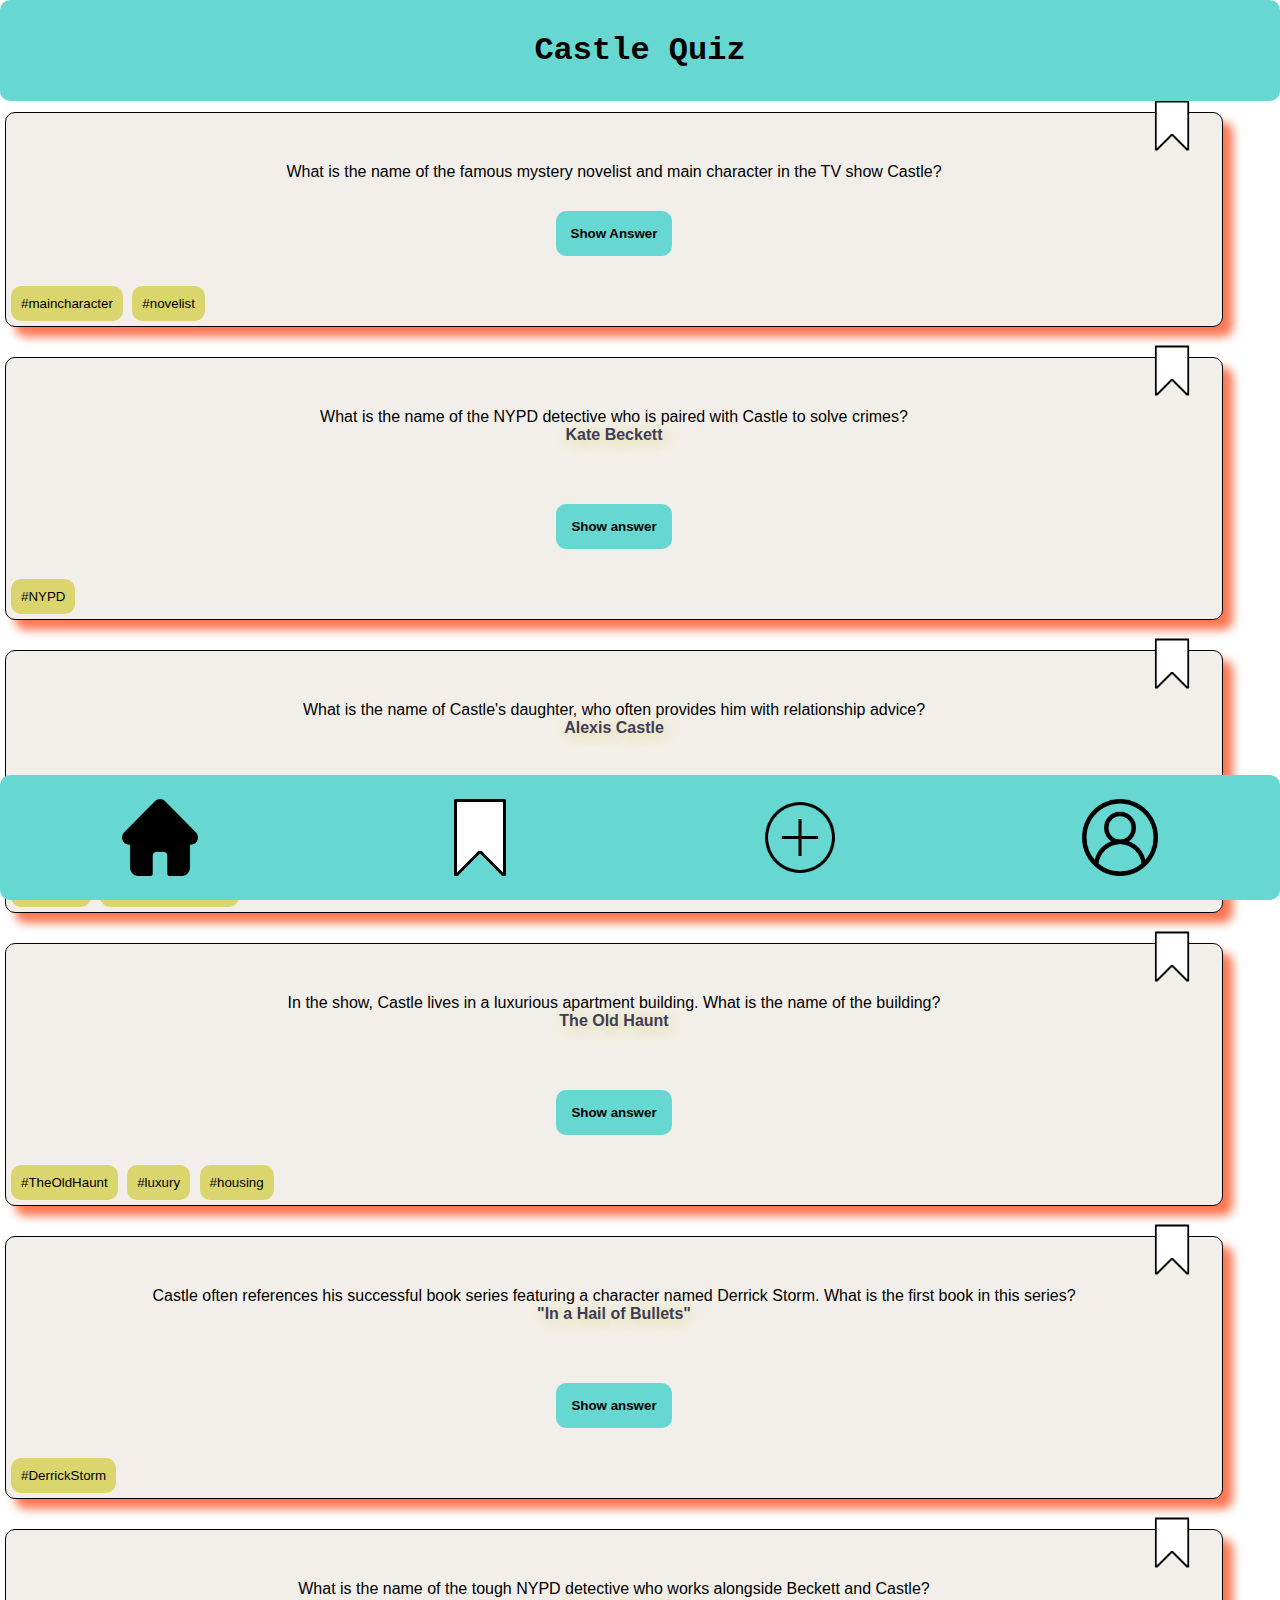
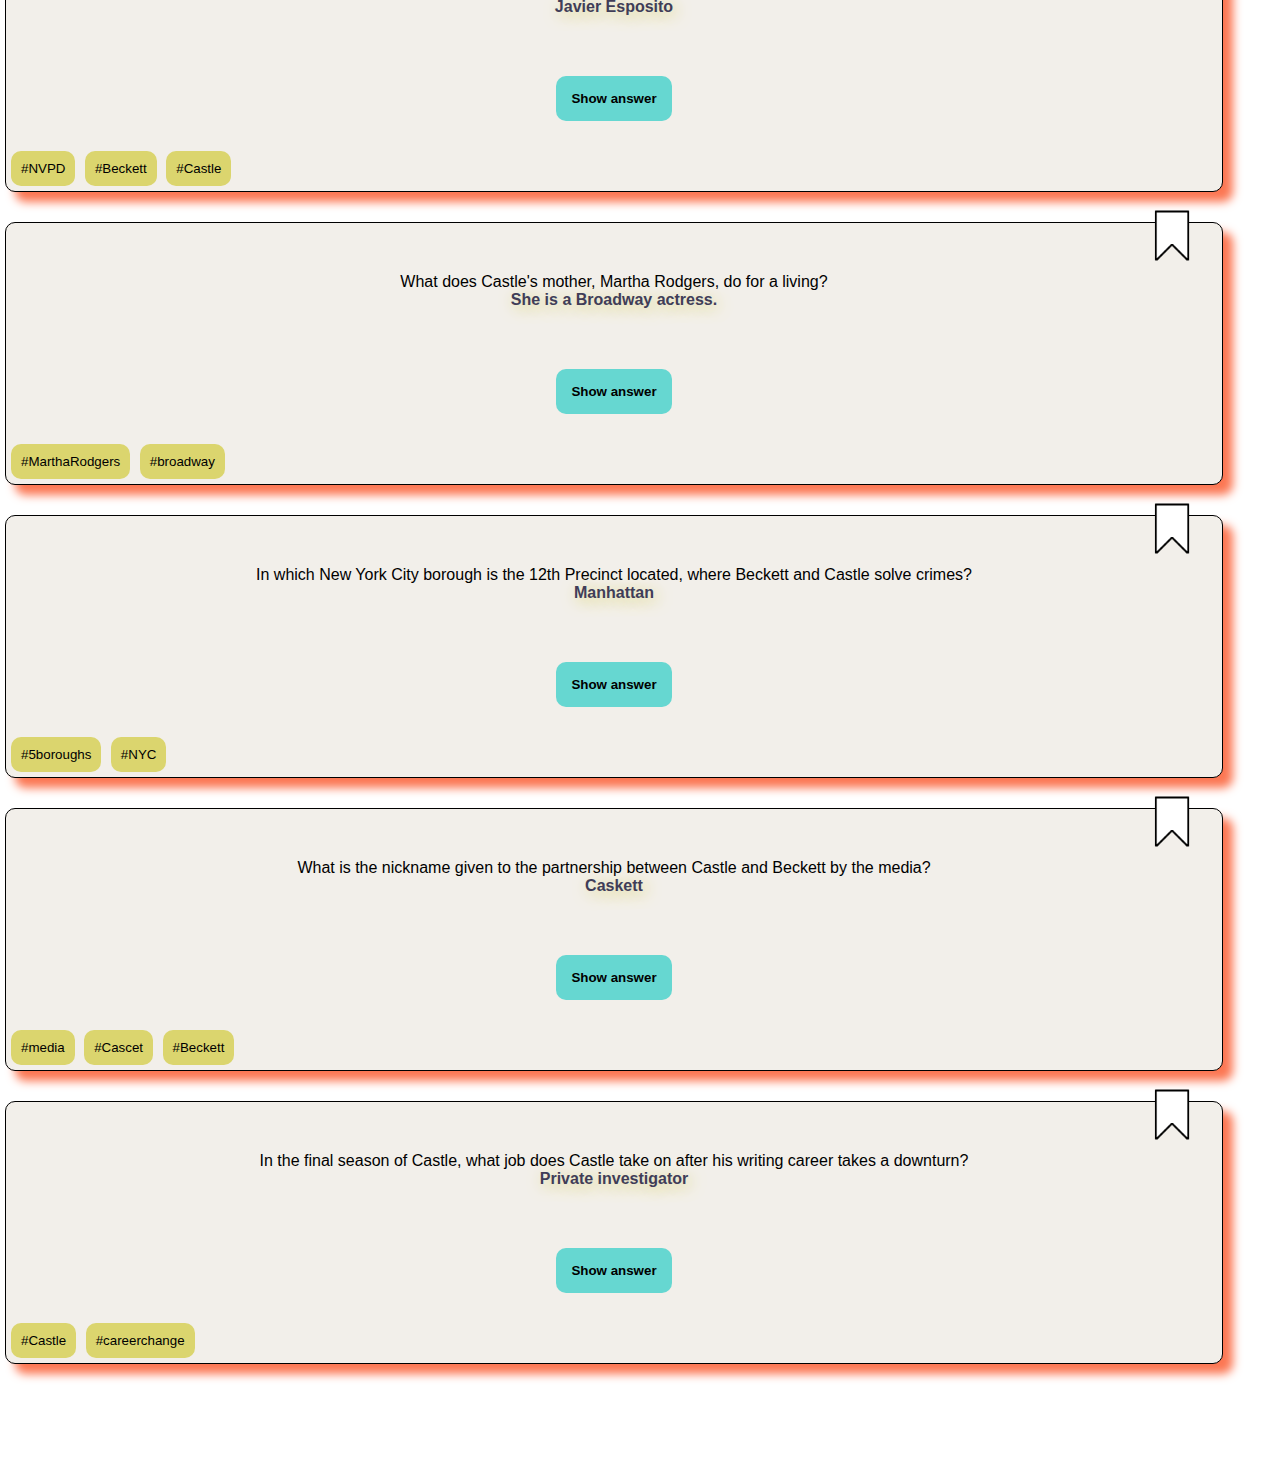
<file: index.html>
<!DOCTYPE html>
<html lang="en">
  <head>
    <meta charset="UTF-8" />
    <meta http-equiv="X-UA-Compatible" content="IE=edge" />
    <meta name="viewport" content="width=device-width, initial-scale=1.0" />
    <link rel="stylesheet" href="style.css" />
    <script src="./js/index.js" defer></script>
    <title>Castle Quiz</title>
  </head>
  <body>
    <header>
      <h1>Castle Quiz</h1>
    </header>

    <main>
      <section class="card-section">
        <div class="card-container" id="question1">
          <img
            class="bookmark"
            src="./resources/bookmark.png"
            alt="bookmark icon"
            data-js="bookmark-image"
          />

          <p class="question">
            What is the name of the famous mystery novelist and main character
            in the TV show Castle?
          </p>
          <button class="answer-button" data-js="answer-button">
            Show Answer
          </button>
          <p class="answer" data-js="answer">Richard Castle</p>
          <div class="tag">
            <button class="tag-button">#maincharacter</button>
            <button class="tag-button">#novelist</button>
          </div>
        </div>

        <div class="card-container" id="question2">
          <img
            class="bookmark"
            src="./resources/bookmark.png"
            alt="bookmark icon"
          />

          <p class="question">
            What is the name of the NYPD detective who is paired with Castle to
            solve crimes?
          </p>
          <p class="answer">Kate Beckett</p>
          <button class="answer-button">Show answer</button>
          <div class="tag">
            <button class="tag-button">#NYPD</button>
          </div>
        </div>

        <div class="card-container" id="question3">
          <img
            class="bookmark"
            src="./resources/bookmark.png"
            alt="bookmark icon"
          />

          <p class="question">
            What is the name of Castle's daughter, who often provides him with
            relationship advice?
          </p>
          <p class="answer">Alexis Castle</p>
          <button class="answer-button">Show answer</button>
          <div class="tag">
            <button class="tag-button">#daugther</button>
            <button class="tag-button">#relationship-advice</button>
          </div>
        </div>

        <div class="card-container" id="question4">
          <img
            class="bookmark"
            src="./resources/bookmark.png"
            alt="bookmark icon"
          />

          <p class="question">
            In the show, Castle lives in a luxurious apartment building. What is
            the name of the building?
          </p>
          <p class="answer">The Old Haunt</p>
          <button class="answer-button">Show answer</button>
          <div class="tag">
            <button class="tag-button">#TheOldHaunt</button>
            <button class="tag-button">#luxury</button>
            <button class="tag-button">#housing</button>
          </div>
        </div>

        <div class="card-container" id="question5">
          <img
            class="bookmark"
            src="./resources/bookmark.png"
            alt="bookmark icon"
          />

          <p class="question">
            Castle often references his successful book series featuring a
            character named Derrick Storm. What is the first book in this
            series?
          </p>
          <p class="answer">"In a Hail of Bullets"</p>
          <button class="answer-button">Show answer</button>
          <div class="tag">
            <button class="tag-button">#DerrickStorm</button>
          </div>
        </div>

        <div class="card-container" id="question6">
          <img
            class="bookmark"
            src="./resources/bookmark.png"
            alt="bookmark icon"
          />

          <p class="question">
            What is the name of the tough NYPD detective who works alongside
            Beckett and Castle?
          </p>
          <p class="answer">Javier Esposito</p>
          <button class="answer-button">Show answer</button>
          <div class="tag">
            <button class="tag-button">#NVPD</button>
            <button class="tag-button">#Beckett</button>
            <button class="tag-button">#Castle</button>
          </div>
        </div>

        <div class="card-container" id="question7">
          <img
            class="bookmark"
            src="./resources/bookmark.png"
            alt="bookmark icon"
          />

          <p class="question">
            What does Castle's mother, Martha Rodgers, do for a living?
          </p>
          <p class="answer">She is a Broadway actress.</p>
          <button class="answer-button">Show answer</button>
          <div class="tag">
            <button class="tag-button">#MarthaRodgers</button>
            <button class="tag-button">#broadway</button>
          </div>
        </div>

        <div class="card-container" id="question8">
          <img
            class="bookmark"
            src="./resources/bookmark.png"
            alt="bookmark icon"
          />

          <p class="question">
            In which New York City borough is the 12th Precinct located, where
            Beckett and Castle solve crimes?
          </p>
          <p class="answer">Manhattan</p>
          <button class="answer-button">Show answer</button>
          <div class="tag">
            <button class="tag-button">#5boroughs</button>
            <button class="tag-button">#NYC</button>
          </div>
        </div>

        <div class="card-container" id="question9">
          <img
            class="bookmark"
            src="./resources/bookmark.png"
            alt="bookmark icon"
          />

          <p class="question">
            What is the nickname given to the partnership between Castle and
            Beckett by the media?
          </p>
          <p class="answer">Caskett</p>
          <button class="answer-button">Show answer</button>
          <div class="tag">
            <button class="tag-button">#media</button>
            <button class="tag-button">#Cascet</button>
            <button class="tag-button">#Beckett</button>
          </div>
        </div>

        <div class="card-container" id="question10">
          <img
            class="bookmark"
            src="./resources/bookmark.png"
            alt="bookmark icon"
          />

          <p class="question">
            In the final season of Castle, what job does Castle take on after
            his writing career takes a downturn?
          </p>
          <p class="answer">Private investigator</p>
          <button class="answer-button">Show answer</button>
          <div class="tag">
            <button class="tag-button">#Castle</button>
            <button class="tag-button">#careerchange</button>
          </div>
        </div>
      </section>
    </main>

    <footer>
      <div class="footer">
        <div class="navbar">
          <a href="./index.html"
            ><img src="./resources/home_filled.png" alt="home"
          /></a>
          <a href="./bookmarks.html"
            ><img src="./resources/bookmark.png" alt="bookmarks"
          /></a>
          <a href="./form.html"
            ><img src="./resources/plus.png" alt="plus"
          /></a>
          <a href="./profile.html"
            ><img src="./resources/profile.png" alt="profile"
          /></a>
        </div>
      </div>
    </footer>
  </body>
</html>
</file>
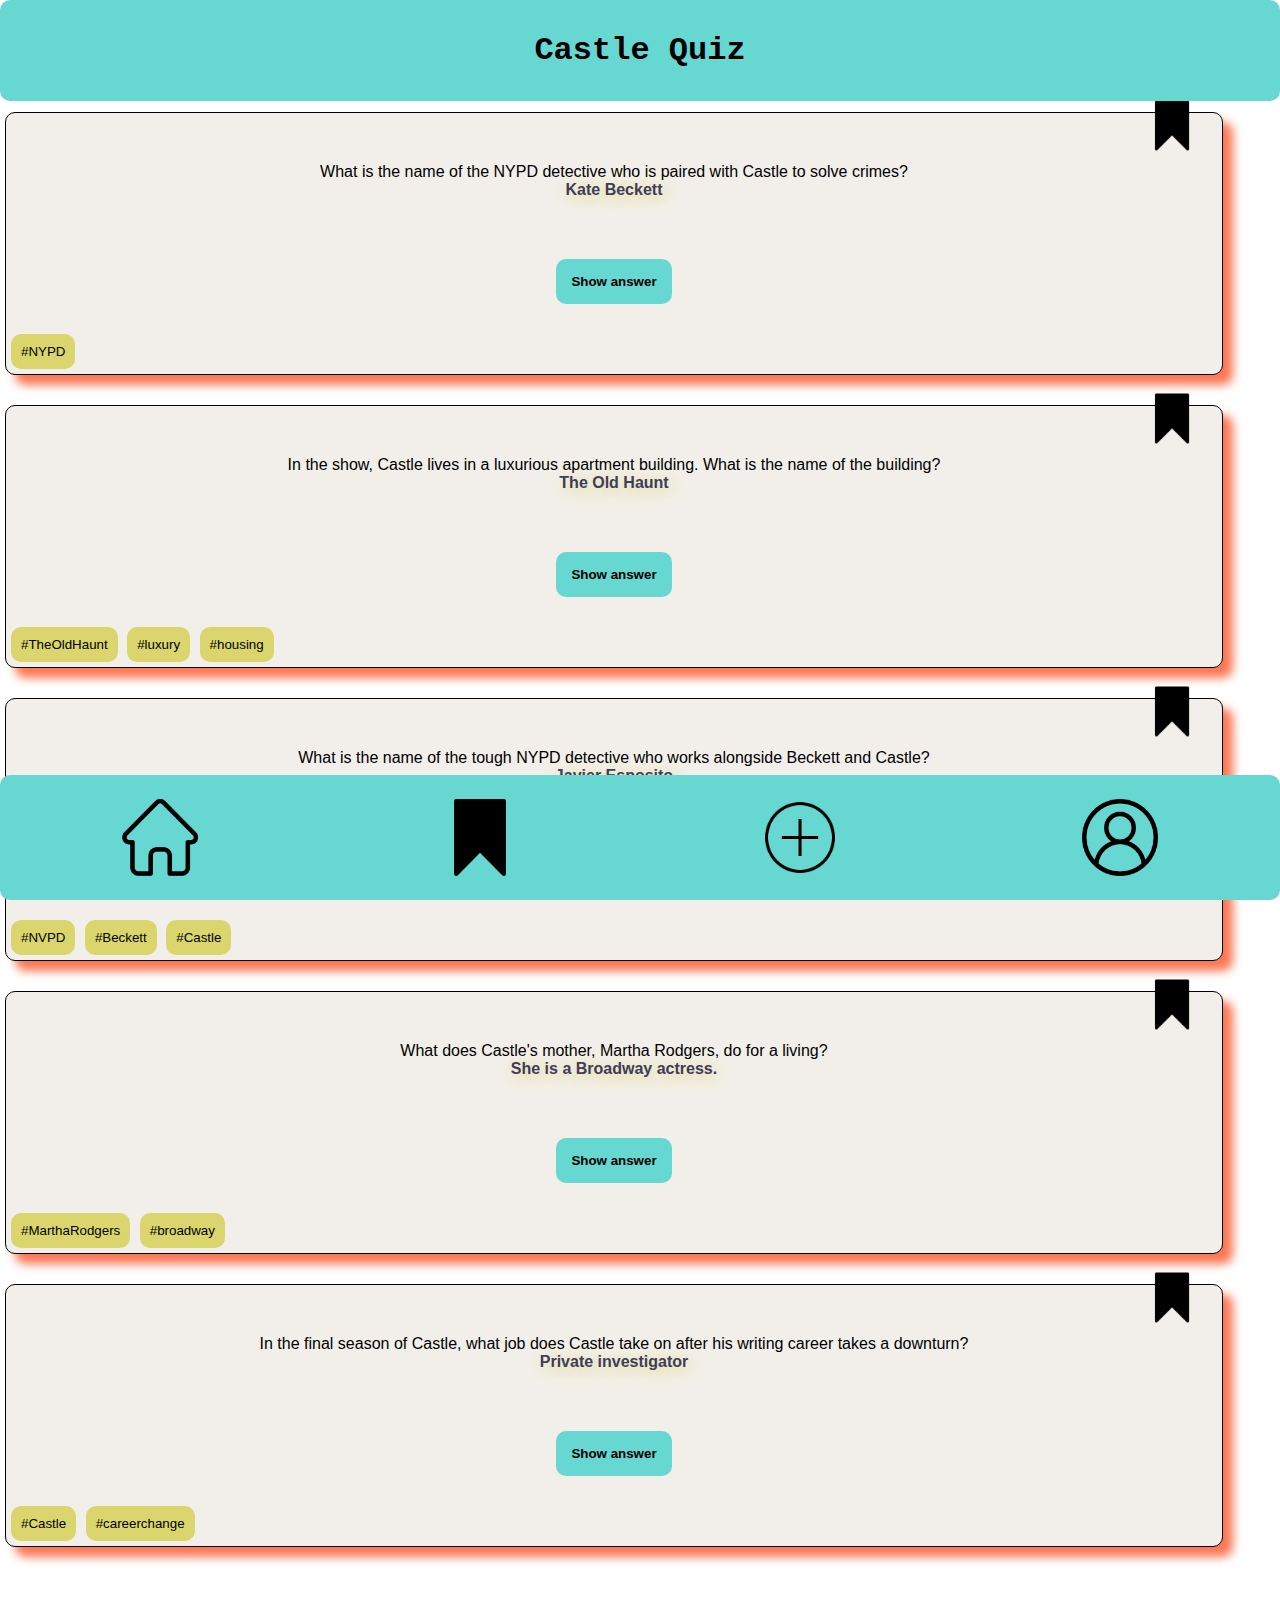
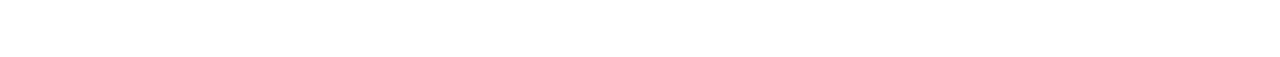
<file: bookmarks.html>
<!DOCTYPE html>
<html lang="en">
  <head>
    <meta charset="UTF-8" />
    <meta http-equiv="X-UA-Compatible" content="IE=edge" />
    <meta name="viewport" content="width=device-width, initial-scale=1.0" />
    <link rel="stylesheet" href="style.css" />
    <title>Castle Quiz</title>
  </head>
  <body>
    <header>
      <h1>Castle Quiz</h1>
    </header>

    <main>
      <section class="card-section">
        <div class="card-container" id="question2">
          <img
            class="bookmark"
            src="./resources/bookmark_filled.png"
            alt="bookmark icon"
          />

          <p class="question">
            What is the name of the NYPD detective who is paired with Castle to
            solve crimes?
          </p>
          <p class="answer">Kate Beckett</p>
          <button class="answer-button">Show answer</button>
          <div class="tag">
            <button class="tag-button">#NYPD</button>
          </div>
        </div>

        <div class="card-container" id="question4">
          <img
            class="bookmark"
            src="./resources/bookmark_filled.png"
            alt="bookmark icon"
          />

          <p class="question">
            In the show, Castle lives in a luxurious apartment building. What is
            the name of the building?
          </p>
          <p class="answer">The Old Haunt</p>
          <button class="answer-button">Show answer</button>
          <div class="tag">
            <button class="tag-button">#TheOldHaunt</button>
            <button class="tag-button">#luxury</button>
            <button class="tag-button">#housing</button>
          </div>
        </div>

        <div class="card-container" id="question6">
          <img
            class="bookmark"
            src="./resources/bookmark_filled.png"
            alt="bookmark icon"
          />

          <p class="question">
            What is the name of the tough NYPD detective who works alongside
            Beckett and Castle?
          </p>
          <p class="answer">Javier Esposito</p>
          <button class="answer-button">Show answer</button>
          <div class="tag">
            <button class="tag-button">#NVPD</button>
            <button class="tag-button">#Beckett</button>
            <button class="tag-button">#Castle</button>
          </div>
        </div>

        <div class="card-container" id="question7">
          <img
            class="bookmark"
            src="./resources/bookmark_filled.png"
            alt="bookmark icon"
          />

          <p class="question">
            What does Castle's mother, Martha Rodgers, do for a living?
          </p>
          <p class="answer">She is a Broadway actress.</p>
          <button class="answer-button">Show answer</button>
          <div class="tag">
            <button class="tag-button">#MarthaRodgers</button>
            <button class="tag-button">#broadway</button>
          </div>
        </div>

        <div class="card-container" id="question10">
          <img
            class="bookmark"
            src="./resources/bookmark_filled.png"
            alt="bookmark icon"
          />

          <p class="question">
            In the final season of Castle, what job does Castle take on after
            his writing career takes a downturn?
          </p>
          <p class="answer">Private investigator</p>
          <button class="answer-button">Show answer</button>
          <div class="tag">
            <button class="tag-button">#Castle</button>
            <button class="tag-button">#careerchange</button>
          </div>
        </div>
      </section>
    </main>

    <footer>
      <div class="footer">
        <div class="navbar">
          <a href="./index.html"
            ><img src="./resources/home.png" alt="home"
          /></a>
          <a href="./bookmarks.html"
            ><img src="./resources/bookmark_filled.png" alt="bookmarks"
          /></a>
          <a href="./form.html"
            ><img src="./resources/plus.png" alt="plus"
          /></a>
          <a href="./profile.html"
            ><img src="./resources/profile.png" alt="profile"
          /></a>
        </div>
      </div>
    </footer>
  </body>
</html>
</file>
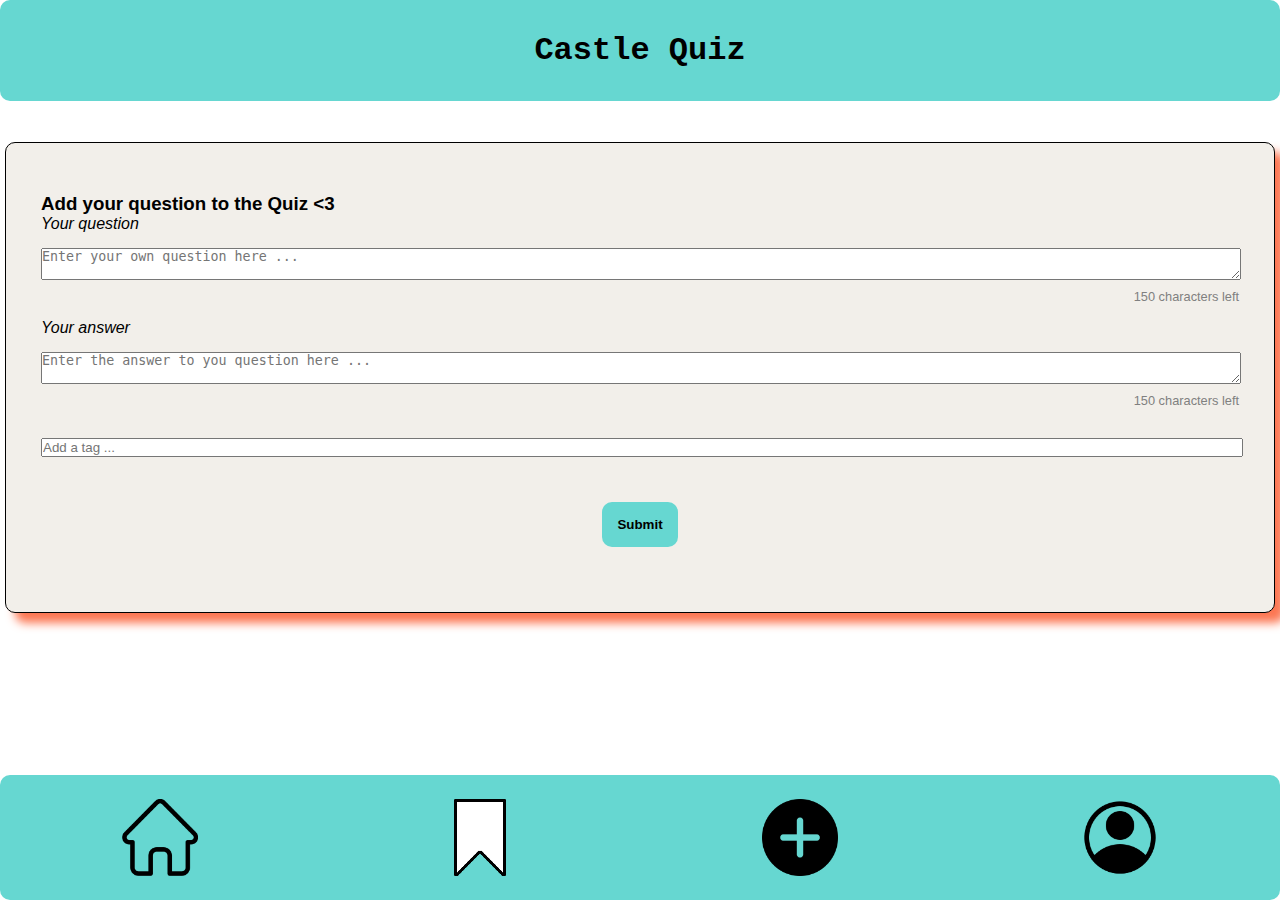
<file: form.html>
<!DOCTYPE html>
<html lang="en">
  <head>
    <meta charset="UTF-8" />
    <meta http-equiv="X-UA-Compatible" content="IE=edge" />
    <meta name="viewport" content="width=device-width, initial-scale=1.0" />
    <link rel="stylesheet" href="style.css" />
    <script src="./js/form-js.js" defer></script>

    <title>Castle Quiz</title>
  </head>
  <body>
    <header>
      <h1>Castle Quiz</h1>
    </header>
    <main data-js="main" class="form-main">
      <section class="profile-main">
        <div class="profile-container">
          <form class="question-submit" data-js="question-submit">
            <h3>Add your question to the Quiz <3</h3>
            <label for="yourquestion">Your question</label>
            <textarea
              name="yourquestion"
              id="your-question"
              maxlength="150"
              data-js="questionarea"
              placeholder="Enter your own question here ..."
            ></textarea>
            <p class="remaining-characters">
              <span data-js="remaining-characters-question">150</span>
              characters left
            </p>
            <label for="youranswer">Your answer</label>
            <textarea
              name="youranswer"
              id="your-answer"
              maxlength="150"
              data-js="answerarea"
              placeholder="Enter the answer to you question here ..."
            ></textarea>
            <p class="remaining-characters">
              <span data-js="remaining-characters-answer">150</span>
              characters left
            </p>
            <label for="your-tag"></label>

            <input
              type="text"
              name="yourtag"
              id="your-tag"
              maxlength="50"
              placeholder="Add a tag ..."
            />
            <div class="submit-button-container">
              <button
                type="submit"
                class="submit-button"
                data-js="submit-button"
              >
                Submit
              </button>
            </div>
          </form>
        </div>
      </section>
    </main>

    <footer>
      <div class="footer">
        <div class="navbar">
          <a href="./index.html"
            ><img src="./resources/home.png" alt="home"
          /></a>
          <a href="./bookmarks.html"
            ><img src="./resources/bookmark.png" alt="bookmarks"
          /></a>
          <a href="./form.html"
            ><img src="./resources/plus_filled.png" alt="plus"
          /></a>
          <a href="./profile.html"
            ><img src="./resources/profile_filled.png" alt="profile"
          /></a>
        </div>
      </div>
    </footer>
  </body>
</html>
</file>
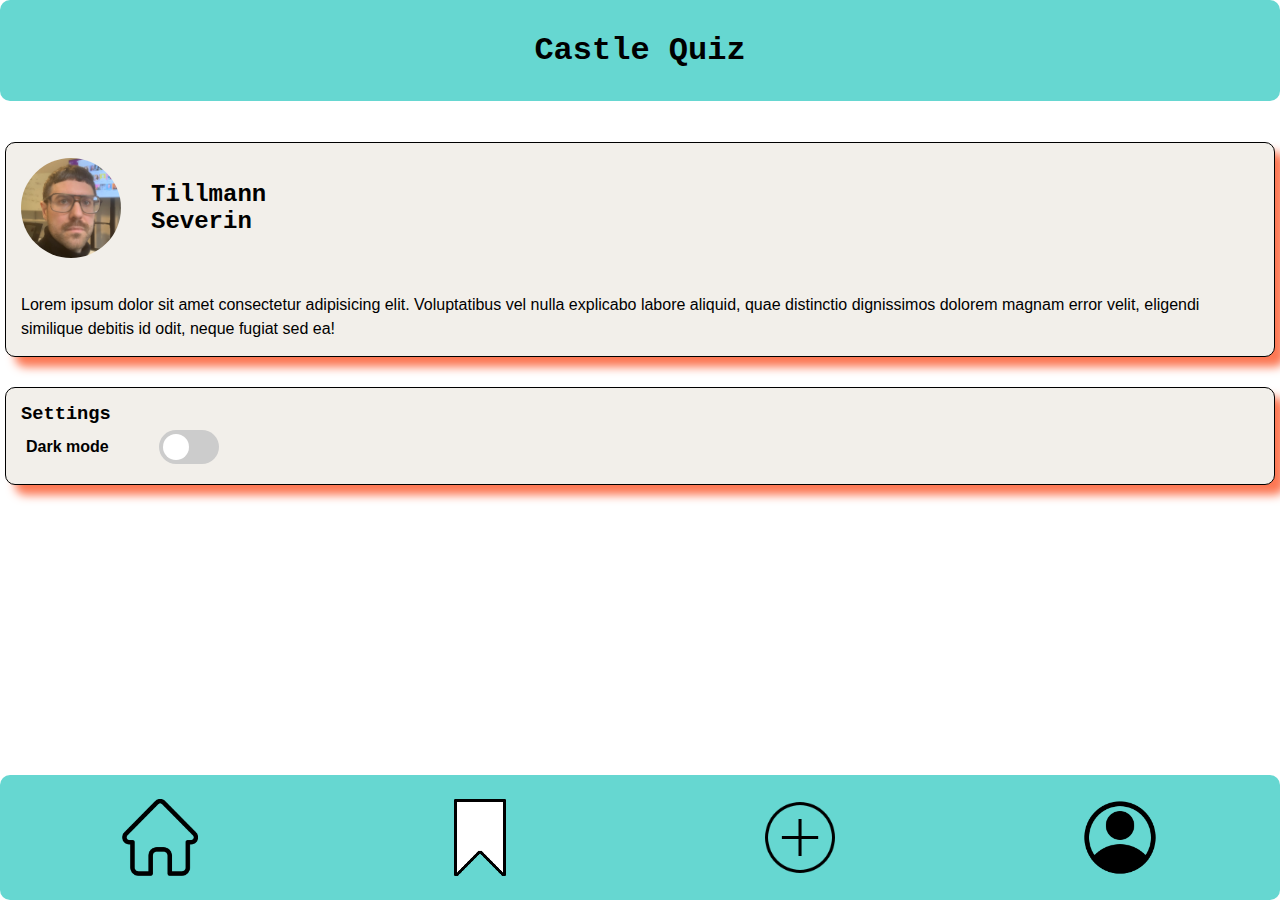
<file: profile.html>
<!DOCTYPE html>
<html lang="en">
  <head>
    <meta charset="UTF-8" />
    <meta http-equiv="X-UA-Compatible" content="IE=edge" />
    <meta name="viewport" content="width=device-width, initial-scale=1.0" />
    <link rel="stylesheet" href="style.css" />
    <script src="./js/darkmode.js" defer></script>
    <title>Castle Quiz</title>
  </head>
  <body data-js="body">
    <header>
      <h1>Castle Quiz</h1>
    </header>
    <main>
      <section class="profile-main">
        <div class="profile-container">
          <div class="profile-header">
            <img
              class="profilepic"
              src="./resources/portrait_spiced.jpg"
              alt="portrait of sitecreator"
            />
            <h2 class="name">Tillmann<br />Severin</h2>
          </div>
          <p class="bio">
            Lorem ipsum dolor sit amet consectetur adipisicing elit.
            Voluptatibus vel nulla explicabo labore aliquid, quae distinctio
            dignissimos dolorem magnam error velit, eligendi similique debitis
            id odit, neque fugiat sed ea!
          </p>
        </div>
        <div class="profile-container">
          <div class="settings-container">
            <h3 class="name">Settings</h3>
            <div class="dark-mode-container">
              <h4>Dark mode</h4>
              <!-- Toggglebar pasted in from W3-School -->
              <label class="switch">
                <input
                  type="checkbox"
                  data-js="darkmode"
                  name="darkmode"
                  class="checkbox"
                />
                <span class="slider round" data-js="darkmode"></span>
              </label>
              <label class="switch">
                <span class="checkbox"></span>
              </label>
            </div>
          </div>
        </div>
      </section>
    </main>

    <footer>
      <div class="footer">
        <div class="navbar">
          <a href="./index.html"
            ><img src="./resources/home.png" alt="home"
          /></a>
          <a href="./bookmarks.html"
            ><img src="./resources/bookmark.png" alt="bookmarks"
          /></a>
          <a href="./form.html"
            ><img src="./resources/plus.png" alt="bookmarks"
          /></a>
          <a href="./profile.html"
            ><img src="./resources/profile_filled.png" alt="profile"
          /></a>
        </div>
      </div>
    </footer>
  </body>
</html>
</file>
<file: style.css>
@import "variables.css";

* {
  margin: 0;
  padding: 0;
}

.dark-mode {
  --background-color-main: gray;
  --text-color-main: black;
  --background-color-header-footer: lightgray;
  --background-color-answer-button: darkgrey;
  --bookmark-color: gray;
  background-color: darkgrey;
}

.dark-mode-container {
  display: flex;
  flex-direction: row;
  align-items: center;
  gap: 50px;
  margin: 5px;
}

header {
  position: fixed;
  top: 0;
  left: 0;
  right: 0;
  z-index: 1;
  text-align: center;
  background-color: var(--background-color-header-footer);
  font-family: var(--font-family-headlines-nav);
  border-radius: var(--standard-border-radius);
}

header h1 {
  padding: 2rem;
}

/* styles for question-page */

main {
  /* display: flex; */
  margin-top: 7rem;
  justify-content: center;
}

.card-section {
  padding-bottom: 110px;
}

.card-container {
  display: flex;
  flex-direction: column;
  border-radius: var(--standard-border-radius);
  border: solid 1px;
  width: 95%;
  justify-content: center;
  box-shadow: 10px 10px 10px var(--background-color-answer-button);
  font-family: var(--font-family-content);
  position: relative;
  background-color: var(--background-color-main);
  margin: 30px 5px 0 5px;
}

.bookmark {
  position: absolute;
  width: 50px;
  top: 0;
  right: 0;
  transform: translate(-50%, -25%);
}

.question {
  padding: 50px 50px 0 50px;
  text-align: center;
}

.answer {
  text-align: center;
  padding: 0px 30px 30px 30px;
  color: var(--text-color-main);
  font-weight: bold;
  text-shadow: var(--bookmark-color) 3px 3px 15px;
}

.hidden {
  display: none;
}

.answer-button {
  margin: 30px;
  padding: 15px;
  background-color: var(--background-color-header-footer);
  border: none;
  border-radius: var(--standard-border-radius);
  font-weight: bold;
  width: fit-content;
  align-self: center;
  transition: box-shadow 80ms;
}

.answer-button:hover {
  background-color: var(--background-color-answer-button);
  box-shadow: 5px 5px 10px 10px var(--bookmark-color);
}

.tag {
  flex-direction: row;
}
.tag-button {
  width: fit-content;
  margin: 0 0 5px 5px;
  padding: 10px;
  background-color: var(--bookmark-color);
  border: none;
  border-radius: var(--standard-border-radius);
}

.bookmark img {
  position: relative;
  top: -5px;
  left: 180px;
  width: 30%;
}

/* styles for profile page */

.profile-main {
  display: flex;
  flex-direction: column;
  margin-bottom: 110px;
  width: 100%;
}

.form-main {
  margin-bottom: 110px;
}

.profile-container {
  display: flex;
  border-radius: var(--standard-border-radius);
  border: solid 1px;
  gap: 20px;
  align-items: center;
  box-shadow: 10px 10px 10px var(--background-color-answer-button);
  font-family: var(--font-family-content);
  background-color: var(--background-color-main);
  margin: 30px 5px 0 5px;
  flex-wrap: wrap;
  padding: 15px;
}

.profile-header {
  display: flex;
  flex-direction: row;
  align-items: center;
  gap: 30px;
}

.name {
  font-family: var(--font-family-headlines-nav);
}

.profilepic {
  width: 100px;
  border-radius: 100px;
}

.bio {
  margin-top: 15px;
  line-height: 1.5rem;
}

.settings-container {
  flex-direction: column;
}

/* Togglebar => pasted in from W3-school */

.switch {
  position: relative;
  display: inline-block;
  width: 60px;
  height: 34px;
}

.switch input {
  opacity: 0;
  width: 0;
  height: 0;
}

.slider {
  position: absolute;
  cursor: pointer;
  top: 0;
  left: 0;
  right: 0;
  bottom: 0;
  background-color: #ccc;
  -webkit-transition: 0.4s;
  transition: 0.4s;
}

.slider:before {
  position: absolute;
  content: "";
  height: 26px;
  width: 26px;
  left: 4px;
  bottom: 4px;
  background-color: white;
  -webkit-transition: 0.4s;
  transition: 0.4s;
}

input:checked + .slider {
  background-color: black;
}

input:focus + .slider {
  box-shadow: 0 0 1px #2196f3;
}

input:checked + .slider:before {
  -webkit-transform: translateX(26px);
  -ms-transform: translateX(26px);
  transform: translateX(26px);
}

/* Rounded sliders */
.slider.round {
  border-radius: 34px;
}

.slider.round:before {
  border-radius: 50%;
}

/* footer for all pages */

.footer {
  position: fixed;
  bottom: 0;
  width: 100vw;
}

.navbar {
  display: flex;
  justify-content: space-around;
  align-items: center;
  background-color: var(--background-color-header-footer);
  font-family: var(--font-family-headlines-nav);
  padding-top: 1.5rem;
  padding-bottom: 1.5rem;
  border-radius: var(--standard-border-radius);
}

footer img {
  width: 6%;
}

footer a {
  margin: 0;
  padding: 0;
  display: contents;
}

@media (prefers-color-scheme: dark) {
  :root {
    --background-color-main: gray;
    --text-color-main: black;
    --background-color-header-footer: lightgray;
    --background-color-answer-button: darkgrey;
    --bookmark-color: gray;
  }
}

/* form-page */

.question-submit {
  flex-direction: column;
  display: block;
  padding: 20px;
  width: 100%;
}

form > * {
  margin: 15px 0 0px 0;
  width: 100%;
}

.submit-button-container {
  display: flex;
  justify-content: center;
}

.submit-button {
  margin: 30px;
  padding: 15px;
  background-color: var(--background-color-header-footer);
  border: none;
  border-radius: var(--standard-border-radius);
  font-weight: bold;
  width: fit-content;
}

.submit-button:hover {
  background-color: var(--background-color-answer-button);
}

.remaining-characters {
  text-align: right;
  font-size: 0.8rem;
  color: grey;
  margin: 0;
  margin-bottom: 15px;
  margin-top: 5px;
}

label {
  font-style: italic;
}
</file>
